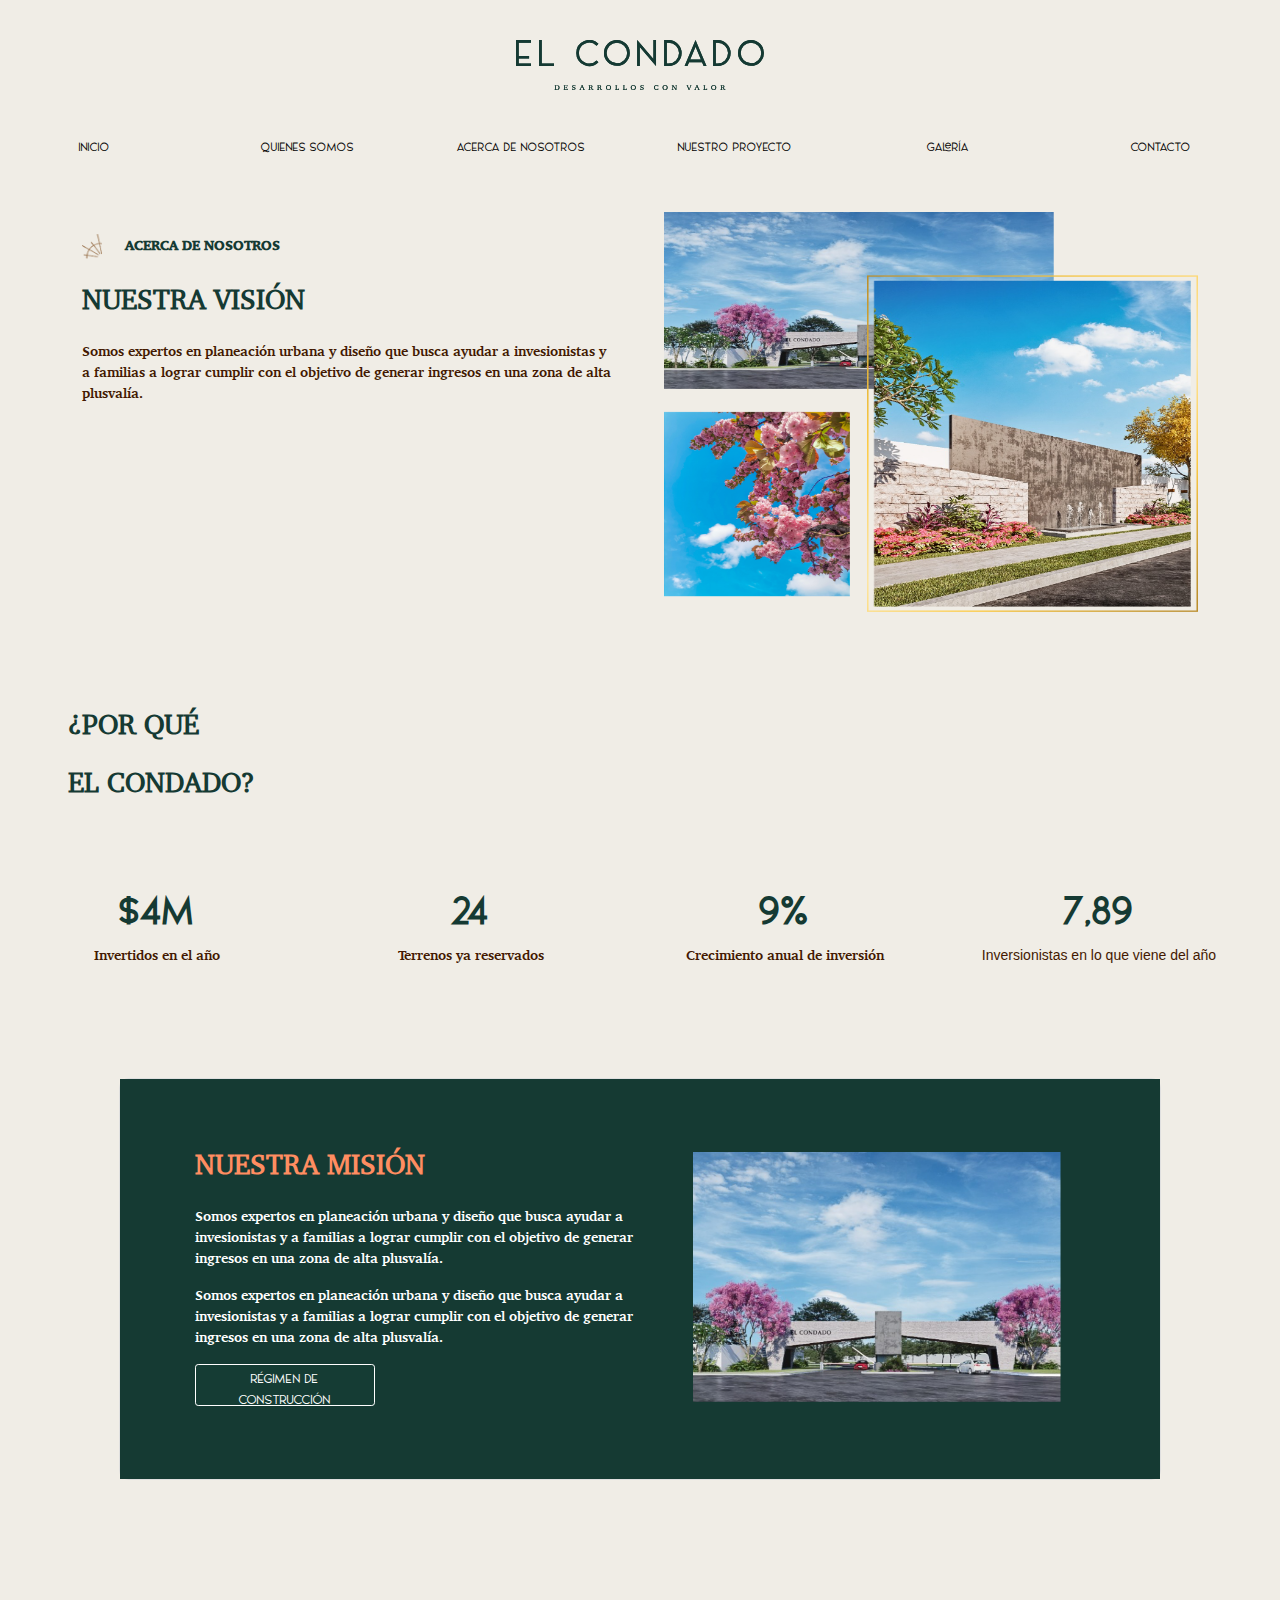
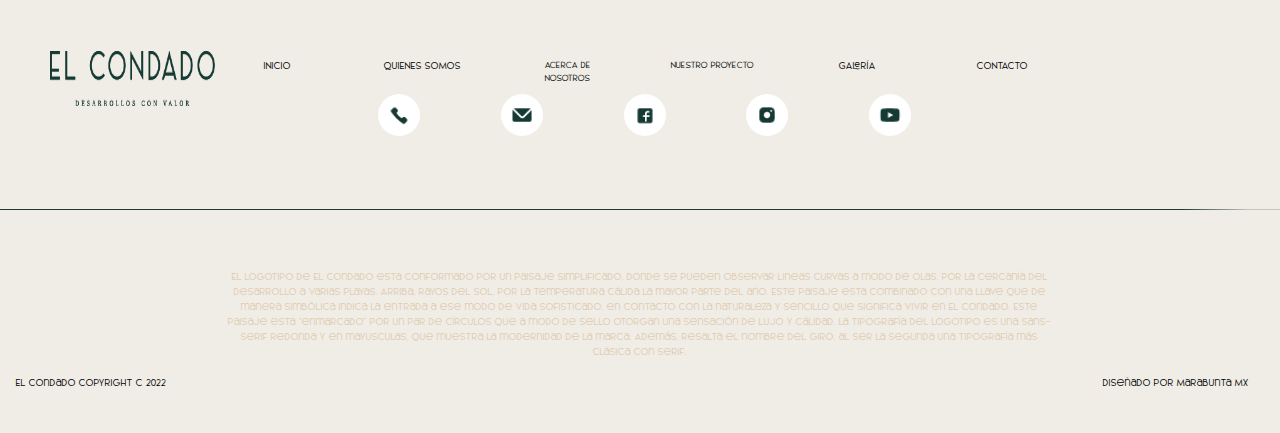
<file: acerdenosotros.html>
<!doctype html>
<html lang="en">
  <head>
    <!-- Required meta tags -->
    <meta charset="utf-8">
    <meta name="viewport" content="width=device-width, initial-scale=1">

    <!-- Bootstrap CSS -->
    <link href="https://cdn.jsdelivr.net/npm/bootstrap@5.0.2/dist/css/bootstrap.min.css" rel="stylesheet" integrity="sha384-EVSTQN3/azprG1Anm3QDgpJLIm9Nao0Yz1ztcQTwFspd3yD65VohhpuuCOmLASjC" crossorigin="anonymous">

    <title>EL CONDADO</title>
    <link rel="icon" type="image/x-icon" href="./img/Web/Assets/Web/Grupo 11.png">

      <!-- Customized Bootstrap Stylesheet -->
      <link href="css/bootstrap.min.css" rel="stylesheet">

      <!-- Template Stylesheet -->
      <link href="css/style.css" rel="stylesheet">
  </head>
  <body style="background-color:  #F0EDE6   !important; " >



      <!-- About Start -->
    <section>

        <div class=" col-12 ">


            <div class="row">
       <!-- Portfolio Section Heading-->
       <img   style="margin-bottom: 40px; margin-top: 40px;"  class="d-block mx-auto" src="./img/Web/Assets/SVG/Grupo 2.svg" alt="" width="150px" height="50px">
    
       <div style=" margin-bottom: 0px;"  class=" text-center mostrar0 row align-items-start">
       
        <div class="col col-lg-2">
            <a style=" font-size: 12px;  color: rgb(0, 0, 0);" class="nav-link js-scroll txstyle tdtxt " href="index.html">INICIO  </a>
        </div>
        <div class="col col-lg-2">
          <a  style=" font-size: 12px;  color: rgb(0, 0, 0);" class="nav-link js-scroll txstyle tdtxt " href="quiensomos.html">QUIENES SOMOS  </a>
        </div>
        <div class="col col-lg-2" >
            <a  style=" font-size: 12px;  color: rgb(0, 0, 0);" class="nav-link js-scroll txstyle tdtxt " href="acerdenosotros.html">ACERCA DE NOSOTROS </a>
        </div>
        <div class="col col-lg-2" >
            <a  style=" font-size: 12px; color: rgb(0, 0, 0); " class="nav-link js-scroll txstyle tdtxt " href="nuestroproyecto.html">NUESTRO PROYECTO</a>
          </div>
        
          <div class="col col-lg-2" >
                <a style=" font-size: 12px; color: rgb(0, 0, 0); " class="nav-link js-scroll txstyle tdtxt " href="galeria.html">GALERÍA </a>
          </div>
          <div class="col col-lg-2" >
            <a style=" font-size: 12px;  color: rgb(0, 0, 0);" class="nav-link js-scroll txstyle tdtxt " href="contacto.html">CONTACTO </a>
      </div>
      </div>
          
    
    
    
    </div>
    
    
    
        </div>

    </section>







      <!-- About Start -->
      <div class="container-xxl py-5">
        <div class="container">
            <div class="row g-5 align-items-center">
                
                <div style="margin-bottom: 170px;" class="col-lg-6 wow fadeInUp" >
                    <h6 class="mb-4 Chartersinbold " style="font-size: 14px; color: #153A33;"> <img style="margin-right: 19px;  " class="" src="img/Web/Assets/Web/Grupo 11.png" alt="" width="20px !important" height="25px!important"> ACERCA DE NOSOTROS</h6>
                    <h3 style="color: #153A33;" class="mb-4 charters">NUESTRA VISIÓN</h3>
                  <p style="font-size: 14px; color: #431901;" class="Chartersinbold">Somos expertos en planeación urbana y diseño que busca ayudar a invesionistas y a familias a lograr cumplir con el objetivo de generar ingresos en una zona de alta plusvalía.</p>
                 
                   
                    
                      
                   
                </div>
                <div class="col-lg-6   ">
                    <div class="row">
                        <img src="./img/Web/Assets/Web/Grupo 353.png" width="200" height="400" alt="">
                    </div>
                </div>
                
                
            </div>
        </div>
    </div>
    <!-- About End -->






           <!-- Testimonial on1 -->
           <div  class="container-xxl py-5">
            <div class="row">
                 <div style="margin-bottom: 67px;">
                    <h3 style="margin-left: 56px; color: #153A33;" class="mb-4 charters"> ¿POR QUÉ</h3>
                    <h3 style="margin-left: 56px; color: #153A33;" class="mb-4 charters"> EL CONDADO?</h3>
                 </div>
                <div   class=" form-group row">
                    <div class=" col-sm-3">
                       <h1 class="numbersqss text-center " >$4M</h1>
                       <p style="font-size: 14px ; color: #431901;" class=" text-center Chartersinbold " >Invertidos en el año</p>
                     
                      </div>
                  <div class="col-sm-3">
                   
                    <h1 class="numbersqss text-center " >24</h1>
                    <p style="font-size: 14px ; color: #431901;" class=" text-center Chartersinbold" >Terrenos ya reservados</p>
 
                  </div>
                  <div class="col-sm-3">
                    <h1 class="numbersqss text-center ">9%</h1>
                    <p style="font-size: 14px ; color: #431901;" class=" text-center Chartersinbold "  >Crecimiento anual de inversión</p>
                  
                    
                  
                  </div>

                  <div class="col-sm-3">
                    <h1 class="numbersqss text-center ">7,89</h1>
                    <p  style="font-size: 14px ; color: #431901;" class=" text-center ">Inversionistas en lo que viene del año</p>
                  
                    
                  
                  </div>
                </div>
              </div>
        </div>






     <!-- Testimonial on1 -->
     <div style=" margin-bottom: 123px; "  class="container-xxl py-5">
        <div class="row">
            <div class="col-sm-1">
              
              </div>
            <div  class="col-sm-10">
              <div class="card">
                <div style="height: 400px; background-color: #153A33;" class="card-body">

                    <div style="margin-top: 5px; margin-left: 35px;" class="row g-5 align-items-center">
                
                        <div class="col-lg-6 wow fadeInUp" >
                           
                            <h3 style="color: #FF8D61;" class="  mb-4 charters">NUESTRA MISIÓN</h1>
                          <p style="color: #ffffff; font-size: 14px;" class=" Chartersinbold">Somos expertos en planeación urbana y diseño que busca ayudar a invesionistas y a familias a lograr cumplir con el objetivo de generar ingresos en una zona de alta plusvalía.</p>
                          <p style="color: #ffffff; font-size: 14px;" class=" Chartersinbold">Somos expertos en planeación urbana y diseño que busca ayudar a invesionistas y a familias a lograr cumplir con el objetivo de generar ingresos en una zona de alta plusvalía.</p>
                         
                          <button  style="width: 180px ; height: 42px;  margin-left: 0px; border-color: #ffffff;" type="button" class="btn btn-primary btn-sm tdtxts">
                           <a style="font-size: 13px; color: white;"  href="./nuestroproyecto.html">RÉGIMEN DE CONSTRUCCIÓN</a>
                          </button>
                        
                            
                              
                           
                        </div>
                        <div class="col-lg-5   ">
                            <div class="row">
                                <img style="" src="./img/Web/Assets/Web/Grupo -1.png" width="200" height="250" alt="">
                            </div>
                        </div>

                        <div class="col-lg-1   ">
                            <div class="row">
                               
                            </div>
                        </div>
                        
                        
                    </div>
                 
                


                
                 
                </div>
              </div>
            </div>
            <div class="col-sm-1">
               
              </div>
           
          </div>
    </div>











         <!-- two -->
        
         <div>
            <div class="row"
            >
           <!-- Portfolio Section Heading-->
    
    
          
           <div  class=" col-lg-2  ">
           
            <img style="margin-left: 50px;" class="" src="./img/Web/Assets/Web/Grupo 2.png" alt="" width="165px !important" height=" 55px !important">
    
           </div>
           <div  class=" col-lg-8  ">
            <div   class=" text-center mostrar0 row align-items-start">
           
                <div class="col col-lg-2">
                    <a style=" font-size: 10px;  color: rgb(0, 0, 0);" class="nav-link js-scroll txstyle tdtxt " href="index.html">INICIO  </a>
                </div>
                <div class="col col-lg-2">
                    <a style=" font-size: 10px;  color: rgb(0, 0, 0);" class="nav-link js-scroll txstyle tdtxt " href="quiensomos.html">QUIENES SOMOS  </a>
                </div>
                <div class="col col-lg-2" >
                    <a  style=" font-size: 9px;  color: rgb(0, 0, 0);" class="nav-link js-scroll txstyle tdtxt " href="acerdenosotros.html">ACERCA DE NOSOTROS </a>
                </div>
                <div class="col col-lg-2" >
                    <a  style=" font-size: 9px; color: rgb(0, 0, 0); " class="nav-link js-scroll txstyle tdtxt " href="nuestroproyecto.html">NUESTRO PROYECTO</a>
                  </div>
                
                  <div class="col col-lg-2" >
                        <a style=" font-size: 10px; color: rgb(0, 0, 0); " class="nav-link js-scroll txstyle tdtxt " href="galeria.html">GALERÍA </a>
                  </div>
                  <div class="col col-lg-2" >
                    <a style=" font-size: 10px;  color: rgb(0, 0, 0);" class="nav-link js-scroll txstyle tdtxt " href="contacto.html">CONTACTO </a>
              </div>
    
    
    
              </div>
    
    
              <div style="margin-left: 120px;" class=" text-center mostrar0 row align-items-start">
       
                <div class="col col-lg-2">
                  <img class="" src="img/Grupo01.png" alt="" width="42px !important" height=" 42px !important">
              </div>
                <div class="col col-lg-2">
                  <img class="" src="img/Grupo02.png" alt="" width="42px !important" height=" 42px !important">
              </div>
                <div class="col col-lg-2" >
                  <a href="https://www.facebook.com/elcondadoyucatan">
                    <img  class="" src="img/Grupo3.png" alt="" width="42px !important" height=" 42px !important">
                  </a>
                  
                </div>
                <div class="col col-lg-2" >
                  <a href="https://instagram.com/elcondadoyucatan?igshid=YmMyMTA2M2Y=">
                    <img  class="" src="img/Grupo 04.png" alt="" width="42px !important" height=" 42px !important">
                  </a>
                    
                  </div>
                  
                
                  <div class="col col-lg-2" >
                    <a href="https://www.youtube.com/channel/UCTkLDLXuJxmcx56ncDOboEA">
                      <img  class="" src="img/Grupo05.png" alt="" width="42px !important" height=" 42px !important">
                    </a>
                 
                  </div>
           
              </div>
    
            
                  
    
           </div>
    
          
           <div  class=" col-lg-2  ">
            
                  
    
           </div>
    
        
    
    
    
    </div>
               
           </div>



       
    
    
    
    
    
       <!-- fart -->
      <!-- fart -->

      <section  style="margin-top: 73px ;" >
        <img  style="margin-left: 0px; margin-bottom: 52px;" width="100%" height="1px" src="./img/Web/Assets/Web/Grupo 314.png" alt="">
        <div>
            <div class="row"
            >
           <!-- Portfolio Section Heading-->
    
    
          
        

           <div  class=" col-lg-2  ">
           

           </div>

           <div  class=" col-lg-8  ">
            <div   class=" text-center mostrar0 row align-items-start">
           
              
                    <a style=" font-size: 10px;  color:#E0CBB0;" class="nav-link js-scroll txstyle tdtxt " href="./Lienaselladores.html">El logotipo de El Condado esta conformado por un paisaje simplificado, donde se pueden observar lineas curvas a modo de olas, por la cercanía del desarrollo a varias playas. Arriba, rayos del sol, por la temperatura cálida la mayor parte del año. Este paisaje esta combinado con una llave que de manera simbólica indica la entrada a ese modo de vida sofisticado, en contacto con la naturaleza y sencillo que significa vivir en El Condado. Este paisaje esta “enmarcado” por un par de círculos que a modo de sello otorgan una sensación de lujo y cálidad. La tipografía del logotipo es una sans-serif redonda y en mayusculas, que muestra la modernidad de la marca. Además, resalta el nombre del giro, al ser la segunda una tipografía más clásica con serif.  </a>

    
              </div>

           </div>
           <div  class=" col-lg-2  ">
            

           </div>
    
          
           
    
        
    
    
    
    </div>
            
         </div>
       </section>



       <div style="margin-bottom: 34px;">
        <div class="row"
        >
       <!-- Portfolio Section Heading-->

     
        <div  class=" col-lg-2  ">
            <a style=" font-size: 10px;  color: rgb(0, 0, 0);" class="nav-link js-scroll txstyle tdtxt " href="./Lienaselladores.html"> El Condado Copyright C 2022 </a>
    
           </div>
    
           <div  class=" col-lg-8  ">
            <div   class=" text-center mostrar0 row align-items-start">
           
              
                <a style=" font-size: 10px;  color: rgb(0, 0, 0);" class="nav-link js-scroll txstyle tdtxt " href="./Lienaselladores.html">  </a>
    
    
              </div>
    
           </div>
           <div  class=" col-lg-2  ">
            <a style=" font-size: 10px;  color: rgb(0, 0, 0);" class="nav-link js-scroll txstyle tdtxt " href="./Lienaselladores.html">Diseñado por Marabunta Mx  </a>
    
           </div>
      

</div>
           
       </div>
    
   
    

    <!-- Optional JavaScript; choose one of the two! -->

    <!-- Option 1: Bootstrap Bundle with Popper -->
    <script src="https://cdn.jsdelivr.net/npm/bootstrap@5.0.2/dist/js/bootstrap.bundle.min.js" integrity="sha384-MrcW6ZMFYlzcLA8Nl+NtUVF0sA7MsXsP1UyJoMp4YLEuNSfAP+JcXn/tWtIaxVXM" crossorigin="anonymous"></script>

    <!-- Option 2: Separate Popper and Bootstrap JS -->
    <!--
    <script src="https://cdn.jsdelivr.net/npm/@popperjs/core@2.9.2/dist/umd/popper.min.js" integrity="sha384-IQsoLXl5PILFhosVNubq5LC7Qb9DXgDA9i+tQ8Zj3iwWAwPtgFTxbJ8NT4GN1R8p" crossorigin="anonymous"></script>
    <script src="https://cdn.jsdelivr.net/npm/bootstrap@5.0.2/dist/js/bootstrap.min.js" integrity="sha384-cVKIPhGWiC2Al4u+LWgxfKTRIcfu0JTxR+EQDz/bgldoEyl4H0zUF0QKbrJ0EcQF" crossorigin="anonymous"></script>
    -->
  </body>
</html>
</file>
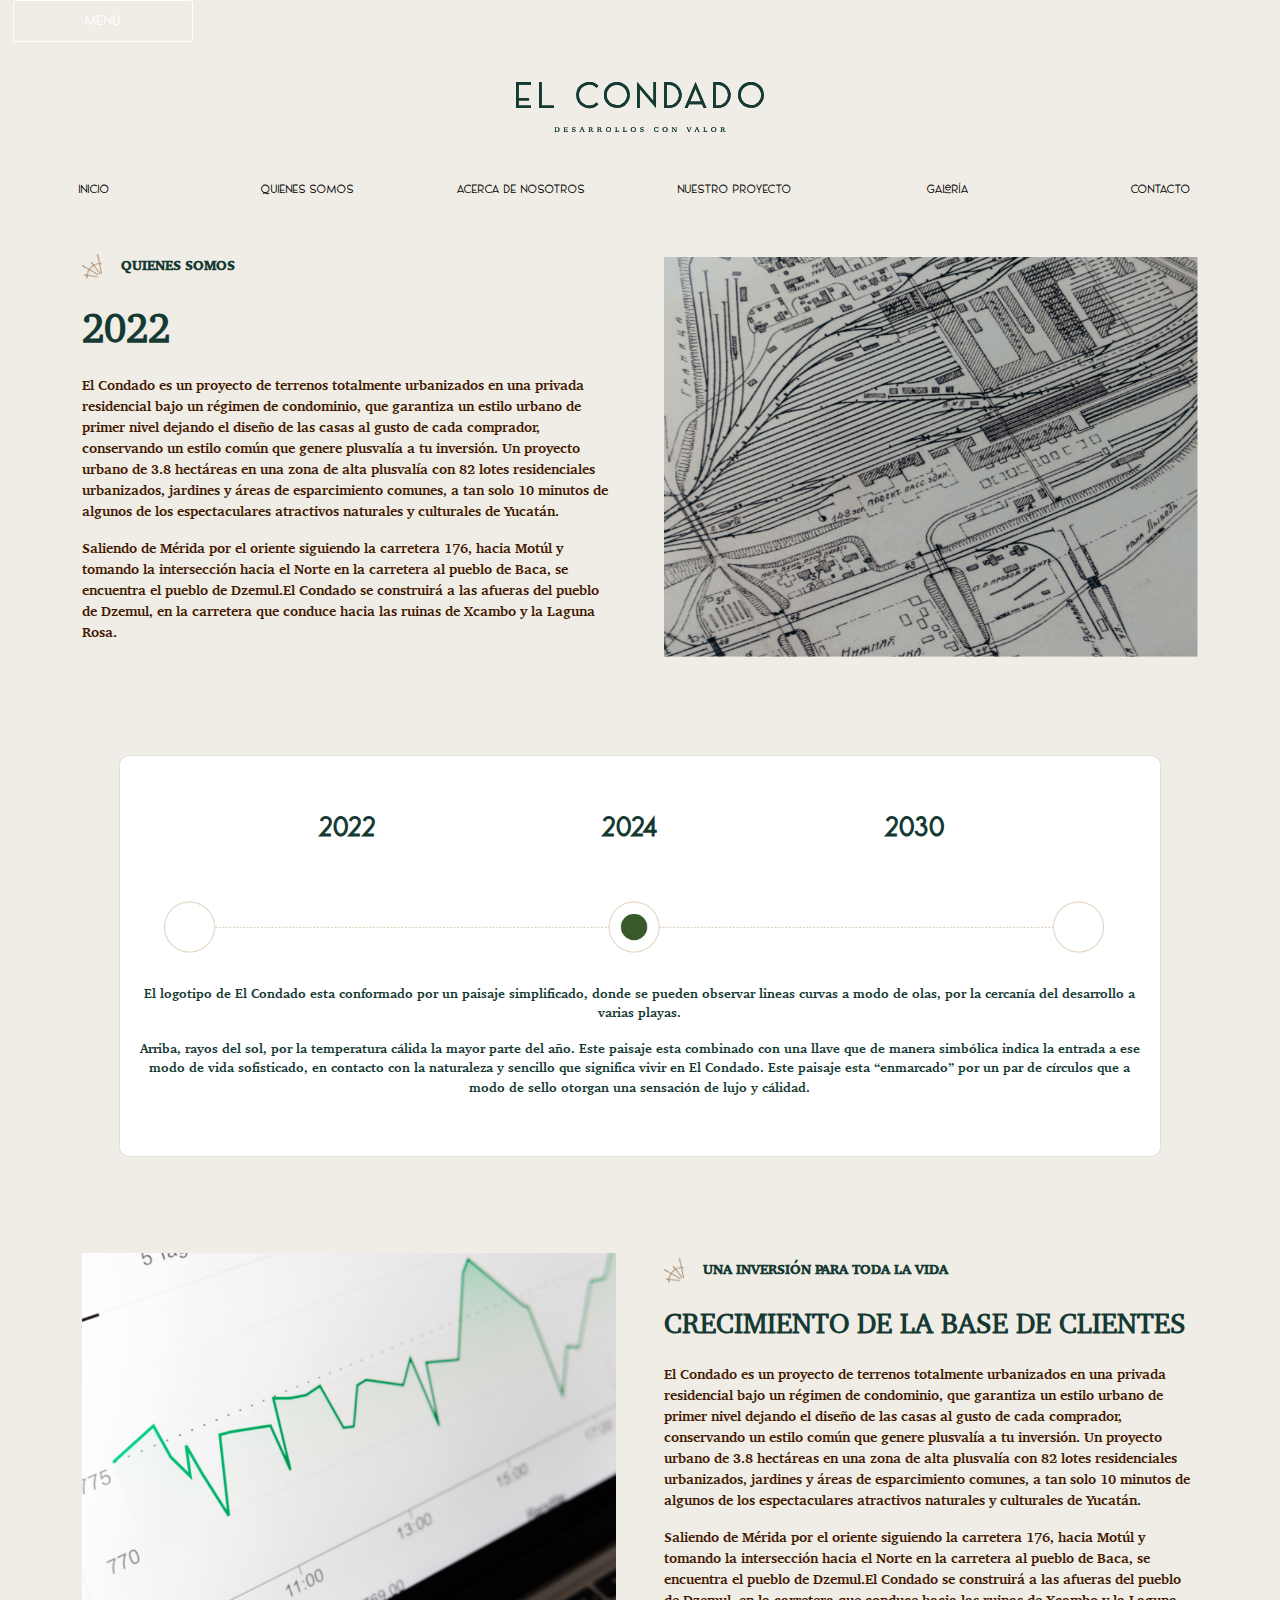
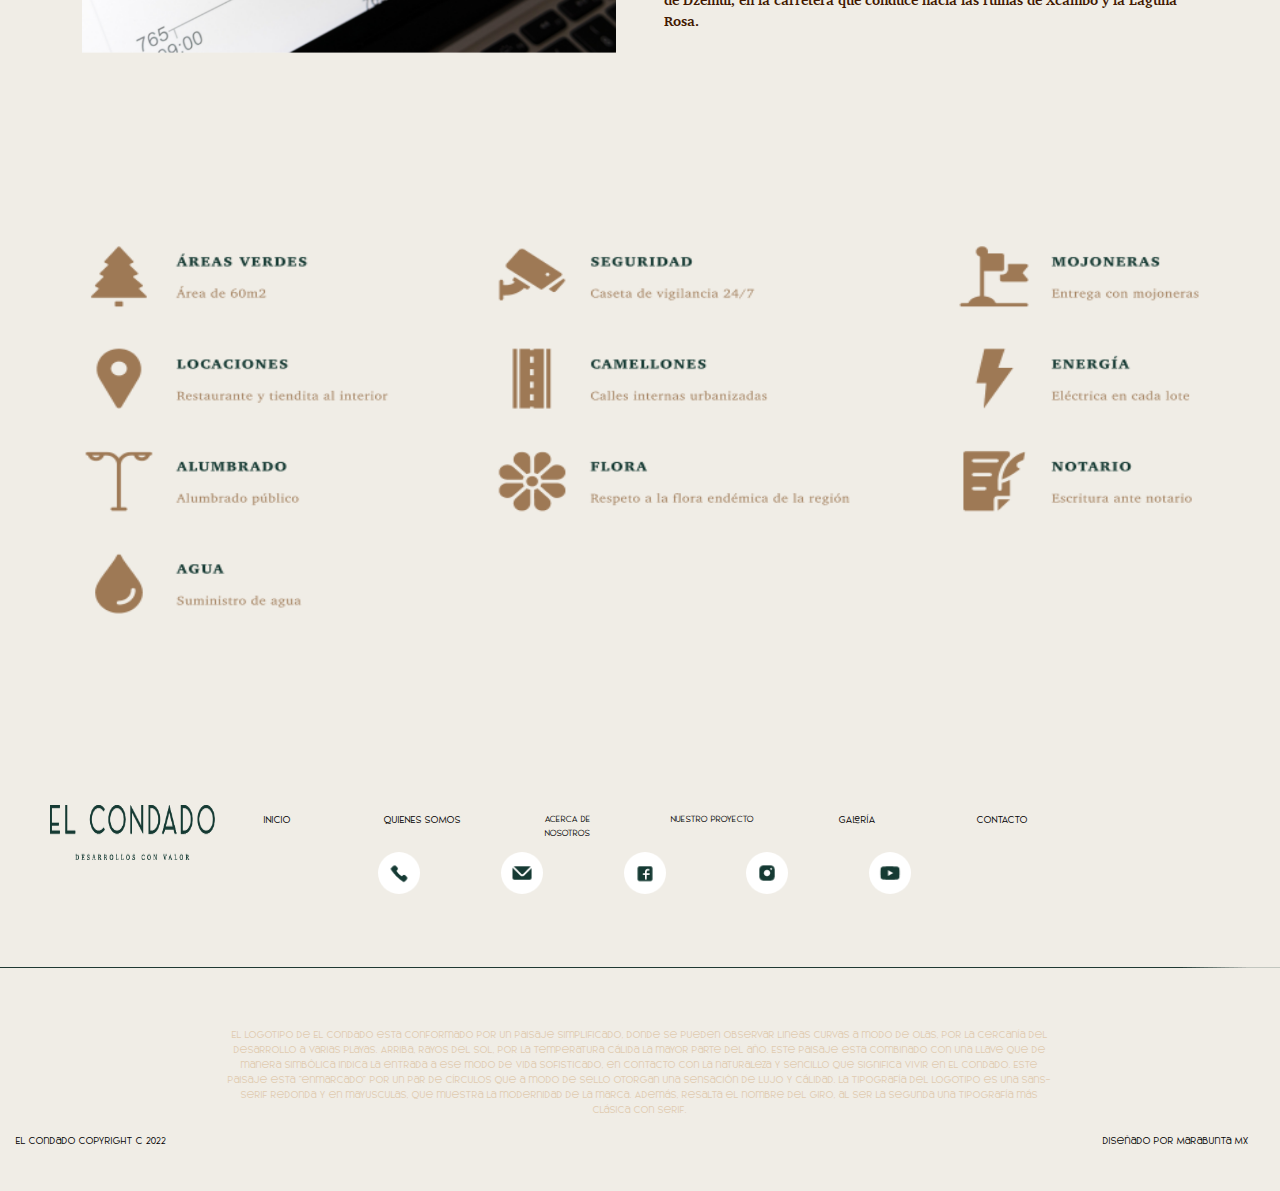
<file: quiensomos.html>
<!doctype html>
<html lang="en">
  <head>
    <!-- Required meta tags -->
    <meta charset="utf-8">
    <meta name="viewport" content="width=device-width, initial-scale=1">

    <!-- Bootstrap CSS -->
    <link href="https://cdn.jsdelivr.net/npm/bootstrap@5.0.2/dist/css/bootstrap.min.css" rel="stylesheet" integrity="sha384-EVSTQN3/azprG1Anm3QDgpJLIm9Nao0Yz1ztcQTwFspd3yD65VohhpuuCOmLASjC" crossorigin="anonymous">

    <title>EL CONDADO</title>
    
    <link rel="icon" type="image/x-icon" href="./img/Web/Assets/Web/Grupo 11.png">

     <!-- Customized Bootstrap Stylesheet -->
     <link href="css/bootstrap.min.css" rel="stylesheet">

     <!-- Template Stylesheet -->
     <link href="css/style.css" rel="stylesheet">
  </head>
  <body style="background-color:  #F0EDE6   !important; " >



      <!-- About Start -->
    <section>

        <div class=" col-12 ">


            <div class="row">
       <!-- Portfolio Section Heading-->
       <button  style="background: transparent; color: white; border-color: white !important;"  type="button" class="btn btn-secondary btn-sm tdtxts botonpi center-block">MENU</button>
       <img   style="margin-bottom: 40px; margin-top: 40px;"  class="d-block mx-auto" src="./img/Web/Assets/SVG/Grupo 2.svg" alt="" width="150px" height="50px">
    
       <div style=" margin-bottom: 0px;"  class=" text-center mostrar0 row align-items-start mvheading">
       
        <div class="col col-lg-2">
            <a style=" font-size: 12px;  color: rgb(0, 0, 0);" class="nav-link js-scroll txstyle tdtxt " href="index.html">INICIO  </a>
        </div>
        <div class="col col-lg-2">
            <a  style=" font-size: 12px;  color: rgb(0, 0, 0);" class="nav-link js-scroll txstyle tdtxt " href="quiensomos.html">QUIENES SOMOS  </a>
        </div>
        <div class="col col-lg-2" >
            <a  style=" font-size: 12px;  color: rgb(0, 0, 0);" class="nav-link js-scroll txstyle tdtxt " href="acerdenosotros.html">ACERCA DE NOSOTROS </a>
        </div>
        <div class="col col-lg-2" >
            <a  style=" font-size: 12px; color: rgb(0, 0, 0); " class="nav-link js-scroll txstyle tdtxt " href="nuestroproyecto.html">NUESTRO PROYECTO</a>
          </div>
        
          <div class="col col-lg-2" >
                <a style=" font-size: 12px; color: rgb(0, 0, 0); " class="nav-link js-scroll txstyle tdtxt " href="galeria.html">GALERÍA </a>
          </div>
          <div class="col col-lg-2" >
            <a style=" font-size: 12px;  color: rgb(0, 0, 0);" class="nav-link js-scroll txstyle tdtxt " href="contacto.html">CONTACTO </a>
      </div>
      </div>
          
    
    
    
    </div>
    
    
    
        </div>

    </section>







      <!-- About Start -->
      <div class="container-xxl py-5">
        <div class="container">
            <div class="row g-5 align-items-center">
                
                <div class="col-lg-6 wow fadeInUp" >
                    <h3 style="font-size: 14px ; color: #153A33;" class="mb-4 Chartersinbold"> <img style="margin-right: 19px;" class="" src="img/Web/Assets/Web/Grupo 11.png" alt="" width="20px !important" height="25px!important">QUIENES SOMOS</h3>
                    <h1 style="color: #153A33;" class="mb-4 charters "> 2022</h1>
                  <p style="color: #431901; font-size: 14px" class="Chartersinbold">El Condado es un proyecto de terrenos totalmente urbanizados en una privada residencial bajo un régimen de condominio, que garantiza un estilo urbano de primer nivel dejando el diseño de las casas al gusto de cada comprador, conservando un estilo común que genere plusvalía a tu inversión. Un proyecto urbano de 3.8 hectáreas en una zona de alta plusvalía con 82 lotes residenciales urbanizados, jardines y áreas de esparcimiento comunes, a tan solo 10 minutos de algunos de los espectaculares atractivos naturales y culturales de Yucatán. </p>
                  <p style="color: #431901; font-size: 14px" class="Chartersinbold">Saliendo de Mérida por el oriente siguiendo la carretera 176, hacia Motúl y tomando la intersección hacia el Norte en la carretera al pueblo de Baca, se encuentra el pueblo de Dzemul.El Condado se construirá a las afueras del pueblo de Dzemul, en la carretera que conduce hacia las ruinas de Xcambo y la Laguna Rosa.</p>
                 
                   
                    
                      
                   
                </div>
                <div class="col-lg-6   ">
                    <div class="row">
                        <img src="./img/Web/Assets/Web/Grupo 12.png" width="200" height="400" alt="">
                    </div>
                </div>
                
                
            </div>
        </div>
    </div>
    <!-- About End -->






           <!-- Testimonial on1 -->
           <div  class="container-xxl py-5">
            <div class="row">
                <div class="col-sm-1">
                  
                  </div>
                <div  class="col-sm-10">
                  <div class="card">
                    <div style="height: 400px;" class="card-body">
                     
                      <form style="margin-top: 40px; margin-left: 183px; margin-bottom: 10px;">
                       
                        <div  class=" form-group row">
                            <div class=" col-sm-4">
                               <h1 class="numbersqs">2022</h1>
                             
                              </div>
                          <div class="col-sm-4">
                           
                            <h1   class="numbersqs" >2024</h1>
         
                          </div>
                          <div class="col-sm-4">
                            <h1   class="numbersqs">2030</h1>
                          
                            
                          
                          </div>
                        </div>
                      </form>

                      <img style="height: 120px;" src="./img/Web/Captura de pantalla 2022-04-27 115549.png" alt="">


                      <p style="font-size: 13px !important;  color: #153A33 ;" class=" text-center Chartersinbold">El logotipo de El Condado esta conformado por un paisaje simplificado, donde se pueden observar lineas curvas a modo de olas, por la cercanía del desarrollo a varias playas. </p>
                      <p style="font-size: 13px !important;  color: #153A33 ;" class=" text-center Chartersinbold">Arriba, rayos del sol, por la temperatura cálida la mayor parte del año. Este paisaje esta combinado con una llave que de manera simbólica indica la entrada a ese modo de vida sofisticado, en contacto con la naturaleza y sencillo que significa vivir en El Condado. Este paisaje esta “enmarcado” por un par de círculos que a modo de sello otorgan una sensación de lujo y cálidad.</p>

                     
                      
                     
                    </div>
                  </div>
                </div>
                <div class="col-sm-1">
                   
                  </div>
               
              </div>
        </div>






       <!-- About Start -->
       <div style="margin-bottom: 50px;" class="container-xxl py-5">
        <div class="container">
            <div class="row g-5 align-items-center">
                <div class="col-lg-6   ">
                    <div class="row">
                        <img src="./img/Web/Assets/Web/Grupo 346.png" width="200" height="400" alt="">
                    </div>
                </div>
                <div class="col-lg-6 wow fadeInUp" >
                    <h5 style="font-size: 14px; color: #153A33;" class="mb-4 Chartersinbold"> <img style="margin-right: 19px;" class="" src="img/Web/Assets/Web/Grupo 11.png" alt="" width="20px !important" height="25px!important">UNA INVERSIÓN PARA TODA LA VIDA</h5>
                    <h3 style="color: #153A33;" class="mb-4 charters">CRECIMIENTO DE LA BASE DE CLIENTES</h3>
                  <p style="font-size: 14px; color: #431901;" class="Chartersinbold" >El Condado es un proyecto de terrenos totalmente urbanizados en una privada residencial bajo un régimen de condominio, que garantiza un estilo urbano de primer nivel dejando el diseño de las casas al gusto de cada comprador, conservando un estilo común que genere plusvalía a tu inversión. Un proyecto urbano de 3.8 hectáreas en una zona de alta plusvalía con 82 lotes residenciales urbanizados, jardines y áreas de esparcimiento comunes, a tan solo 10 minutos de algunos de los espectaculares atractivos naturales y culturales de Yucatán.</p>
                  <p style="font-size: 14px; color: #431901; " class="Chartersinbold" > Saliendo de Mérida por el oriente siguiendo la carretera 176, hacia Motúl y tomando la intersección hacia el Norte en la carretera al pueblo de Baca, se encuentra el pueblo de Dzemul.El Condado se construirá a las afueras del pueblo de Dzemul, en la carretera que conduce hacia las ruinas de Xcambo y la Laguna Rosa.</p>
                   
                    
                      
                   
                </div>
               
                
                
            </div>
        </div>
    </div>

      <!-- Carousel Start -->
  <div  class="container-fluid p-0 mb-1">

    <img style="width: 100%; height:500px; margin-bottom: 150px;"  src="./img/Web/sasa.png" alt="">
  </div>
  










      
        
        <!-- two -->
        <div>
          <div class="row"
          >
         <!-- Portfolio Section Heading-->
  
  
         <div  class=" col-lg-2  ">
         
          <img style="margin-left: 50px;" class="" src="./img/Web/Assets/Web/Grupo 2.png" alt="" width="165px !important" height=" 55px !important">
  
         </div>
         <div  class=" col-lg-8  ">
          <div   class=" text-center mostrar0 row align-items-start">
         
              <div class="col col-lg-2">
                  <a style=" font-size: 10px;  color: rgb(0, 0, 0);" class="nav-link js-scroll txstyle tdtxt " href="./Lienaselladores.html">INICIO  </a>
              </div>
              <div class="col col-lg-2">
                  <p   style=" font-size: 10px; color: rgb(0, 0, 0); " class="nav-link js-scroll txstyle tdtxt "  href="./LineaPinturaTraf.html">QUIENES SOMOS </p>
              </div>
              <div class="col col-lg-2" >
                  <a  style=" font-size: 9px;  color: rgb(0, 0, 0);" class="nav-link js-scroll txstyle tdtxt " href="./Productos.html">ACERCA DE NOSOTROS </a>
              </div>
              <div class="col col-lg-2" >
                  <a  style=" font-size: 9px; color: rgb(0, 0, 0); " class="nav-link js-scroll txstyle tdtxt " href="./LIneaPegamentos.html">NUESTRO PROYECTO</a>
                </div>
              
                <div class="col col-lg-2" >
                      <a style=" font-size: 10px; color: rgb(0, 0, 0); " class="nav-link js-scroll txstyle tdtxt " href="./LineaImperm.html">GALERÍA </a>
                </div>
                <div class="col col-lg-2" >
                  <a style=" font-size: 10px;  color: rgb(0, 0, 0);" class="nav-link js-scroll txstyle tdtxt " href="./LineaImperm.html">CONTACTO </a>
            </div>
  
  
  
            </div>
  
  
            <div style="margin-left: 120px;" class=" text-center mostrar0 row align-items-start">
       
              <div class="col col-lg-2">
                <img class="" src="img/Grupo01.png" alt="" width="42px !important" height=" 42px !important">
            </div>
              <div class="col col-lg-2">
                <img class="" src="img/Grupo02.png" alt="" width="42px !important" height=" 42px !important">
            </div>
              <div class="col col-lg-2" >
                <a href="https://www.facebook.com/elcondadoyucatan">
                  <img  class="" src="img/Grupo3.png" alt="" width="42px !important" height=" 42px !important">
                </a>
                
              </div>
              <div class="col col-lg-2" >
                <a href="https://instagram.com/elcondadoyucatan?igshid=YmMyMTA2M2Y=">
                  <img  class="" src="img/Grupo 04.png" alt="" width="42px !important" height=" 42px !important">
                </a>
                  
                </div>
                
              
                <div class="col col-lg-2" >
                  <a href="https://www.youtube.com/channel/UCTkLDLXuJxmcx56ncDOboEA">
                    <img  class="" src="img/Grupo05.png" alt="" width="42px !important" height=" 42px !important">
                  </a>
               
                </div>
         
            </div>
  
          
                
  
         </div>
  
        
         <div  class=" col-lg-2  ">
          
                
  
         </div>
  
      
  
  
  
  </div>
             
         </div>
  
  
  
  
  
     <!-- fart -->
  
         <!-- fart -->

         <section  style="margin-top: 73px ;" >
          <img  style="margin-left: 0px; margin-bottom: 52px;" width="100%" height="1px" src="./img/Web/Assets/Web/Grupo 314.png" alt="">
          <div>
              <div class="row"
              >
             <!-- Portfolio Section Heading-->
      
      
            
          
  
             <div  class=" col-lg-2  ">
             
  
             </div>
  
             <div  class=" col-lg-8  ">
              <div   class=" text-center mostrar0 row align-items-start">
             
                
                      <a style=" font-size: 10px;  color:#E0CBB0;" class="nav-link js-scroll txstyle tdtxt " href="./Lienaselladores.html">El logotipo de El Condado esta conformado por un paisaje simplificado, donde se pueden observar lineas curvas a modo de olas, por la cercanía del desarrollo a varias playas. Arriba, rayos del sol, por la temperatura cálida la mayor parte del año. Este paisaje esta combinado con una llave que de manera simbólica indica la entrada a ese modo de vida sofisticado, en contacto con la naturaleza y sencillo que significa vivir en El Condado. Este paisaje esta “enmarcado” por un par de círculos que a modo de sello otorgan una sensación de lujo y cálidad. La tipografía del logotipo es una sans-serif redonda y en mayusculas, que muestra la modernidad de la marca. Además, resalta el nombre del giro, al ser la segunda una tipografía más clásica con serif.  </a>
  
      
                </div>
  
             </div>
             <div  class=" col-lg-2  ">
              
  
             </div>
      
            
             
      
          
      
      
      
      </div>
              
           </div>
         </section>
  
  
  
         <div style="margin-bottom: 34px;">
          <div class="row"
          >
         <!-- Portfolio Section Heading-->
  
       
          <div  class=" col-lg-2  ">
              <a style=" font-size: 10px;  color: rgb(0, 0, 0);" class="nav-link js-scroll txstyle tdtxt " href="./Lienaselladores.html"> El Condado Copyright C 2022 </a>
      
             </div>
      
             <div  class=" col-lg-8  ">
              <div   class=" text-center mostrar0 row align-items-start">
             
                
                  <a style=" font-size: 10px;  color: rgb(0, 0, 0);" class="nav-link js-scroll txstyle tdtxt " href="./Lienaselladores.html">  </a>
      
      
                </div>
      
             </div>
             <div  class=" col-lg-2  ">
              <a style=" font-size: 10px;  color: rgb(0, 0, 0);" class="nav-link js-scroll txstyle tdtxt " href="./Lienaselladores.html">Diseñado por Marabunta Mx  </a>
      
             </div>
        
  
  </div>
             
         </div>
  
          </div>
          <!-- Footer End -->
  
  
         </div>
  
   
    

    <!-- Optional JavaScript; choose one of the two! -->

    <!-- Option 1: Bootstrap Bundle with Popper -->
    <script src="https://cdn.jsdelivr.net/npm/bootstrap@5.0.2/dist/js/bootstrap.bundle.min.js" integrity="sha384-MrcW6ZMFYlzcLA8Nl+NtUVF0sA7MsXsP1UyJoMp4YLEuNSfAP+JcXn/tWtIaxVXM" crossorigin="anonymous"></script>

    <!-- Option 2: Separate Popper and Bootstrap JS -->
    <!--
    <script src="https://cdn.jsdelivr.net/npm/@popperjs/core@2.9.2/dist/umd/popper.min.js" integrity="sha384-IQsoLXl5PILFhosVNubq5LC7Qb9DXgDA9i+tQ8Zj3iwWAwPtgFTxbJ8NT4GN1R8p" crossorigin="anonymous"></script>
    <script src="https://cdn.jsdelivr.net/npm/bootstrap@5.0.2/dist/js/bootstrap.min.js" integrity="sha384-cVKIPhGWiC2Al4u+LWgxfKTRIcfu0JTxR+EQDz/bgldoEyl4H0zUF0QKbrJ0EcQF" crossorigin="anonymous"></script>
    -->
  </body>
</html>
</file>
<file: css/style.css>
/********** Template CSS **********/
:root {
    --primary: #dddddd;
    --light: #FFF5F3;
    --dark: #103741;




    --unnamed-color-f0ede6: #F0EDE6;
--unnamed-color-ff8d61: #FF8D61;
--unnamed-color-da4d3c: #DA4D3C;
--unnamed-color-f4e652: #F4E652;
--unnamed-color-191d2200: #191D2200;
--unnamed-color-b1beb2: #B1BEB2;
--unnamed-color-dfb0ca: #DFB0CA;
--unnamed-color-db708b: #DB708B;
--unnamed-color-c9376c: #C9376C;
--unnamed-color-902e11: #902E11;
--unnamed-color-ffffff: #FFFFFF;
--unnamed-color-80ab59: #80AB59;
--unnamed-color-38592c: #38592C;
--unnamed-color-e0cbb0: #E0CBB0;
--unnamed-color-431901: #431901;
--unnamed-color-153a33: #153A33;
--unnamed-color-9e7955: #9E7955;
--unnamed-color-707070: #707070;



}


@font-face {
    font-family: 'LePORSCHE';
    src: url('./AL_LePORSCHE_PersonalUseOnly.ttf') format('truetype');
    
  }

  @font-face {
    font-family: 'CharterBoldBT';
    src: url('./CharterBoldBT.ttf') format('truetype');
    
  }


  @font-face {
    font-family: 'Charter';
    src: url('./charter_bt_roman.ttf') format('truetype');
    
  }

.numbersqs{
    font-size: 28px !important;
     color: var(--unnamed-color-153a33) !important;
     font-family: "LePORSCHE" !important;
}

.numbersqss{
    font-size: 39px !important;
     color: var(--unnamed-color-153a33) !important;
     font-family: "LePORSCHE" !important;
}


.tdtxt{
    font-family: "LePORSCHE" !important;
    font-size: 12px;  color: white
}

.tdtxts{
    font-family: "LePORSCHE" !important;
    
}

.charter{
    font-family: "CharterBoldBT" !important;
   
}


.charters{
    font-family: 'Charter';
    
}

.chartersd{
    font-family: 'Charter';
    
}




.Chartersinbold{
 

    font-family: "CharterBoldBT" !important;
}

.imgnp{

width: 550px ;
height: 500px;

margin: 30px;

    
}


.botonpd{

    width: 180px ; 
    height: 42px;  
    margin-left: 17px


}

.textprimera{
    font-size: 16px;
}


.botonpi{

    width: 180px ; 
    height: 42px;
    margin-left: 25px; 
    background-color: #F0EDE6   ;
     color: black;
}





.back-to-top {
    position: fixed;
    display: none;
    right: 45px;
    bottom: 45px;
    z-index: 99;
}


/*** Spinner ***/
#spinner {
    opacity: 0;
    visibility: hidden;
    transition: opacity .5s ease-out, visibility 0s linear .5s;
    z-index: 99999;
}

#spinner.show {
    transition: opacity .5s ease-out, visibility 0s linear 0s;
    visibility: visible;
    opacity: 1;
}

.imgklm{

    background-image: url("../img/Enmascarar\ grupo\ 1.png") !important;
    background-repeat: no-repeat !important;
}

.imgklms{

    background-image: url("../img/Enmascarar\ grupo\ 1.png") !important;
    background-repeat: no-repeat !important;
}


/*** Button ***/
.btn {
    font-weight: 500;
    transition: .5s;
}

.btn.btn-primary {
    color:  #ffffff  ;
}

.btn-square {
    width: 38px;
    height: 38px;
}

.btn-sm-square {
    width: 32px;
    height: 32px;
}

.btn-lg-square {
    width: 48px;
    height: 48px;
}

.btn-square,
.btn-sm-square,
.btn-lg-square {
    padding: 0;
    display: flex;
    align-items: center;
    justify-content: center;
    font-weight: normal;
    border-radius: 50px;
}


/*** Heading ***/
h1,
h2,
h3,
h4,
.h1,
.h2,
.h3,
.h4,
.display-1,
.display-2,
.display-3,
.display-4,
.display-5,
.display-6 {
    
    font-weight: 700;
}

h5,
h6,
.h5,
.h6 {
    font-weight: 600;
}

.font-secondary {
    font-family: 'Lobster Two', cursive;
}


/*** Navbar ***/
.navbar .navbar-nav .nav-link {
    padding: 30px 15px;
    color: var(--dark);
    font-weight: 500;
    outline: none;
}

.navbar .navbar-nav .nav-link:hover,
.navbar .navbar-nav .nav-link.active {
    color: var(--primary);
}

.navbar.sticky-top {
    top: -100px;
    transition: .5s;
}

.navbar .dropdown-toggle::after {
    border: none;
    content: "\f107";
    font-family: "Font Awesome 5 Free";
    font-weight: 900;
    vertical-align: middle;
    margin-left: 5px;
    transition: .5s;
}

.navbar .dropdown-toggle[aria-expanded=true]::after {
    transform: rotate(-180deg);
}

@media (max-width: 991.98px) {
    .navbar .navbar-nav .nav-link  {
        margin-right: 0;
        padding: 10px 0;
    }

    .navbar .navbar-nav {
        margin-top: 15px;
        border-top: 1px solid #EEEEEE;
    }
}

@media (min-width: 992px) {
    .navbar .nav-item .dropdown-menu {
        display: block;
        top: calc(100% - 15px);
        margin-top: 0;
        opacity: 0;
        visibility: hidden;
        transition: .5s;
        
    }

    .navbar .nav-item:hover .dropdown-menu {
        top: 100%;
        visibility: visible;
        transition: .5s;
        opacity: 1;
    }
}


/*** Header ***/
.header-carousel::before,
.header-carousel::after,
.page-header::before,
.page-header::after {
    position: absolute;
    content: "";
    width: 100%;
    height: 10px;
    top: 0;
    left: 0;
  
    z-index: 1;
}

.header-carousel::after,
.page-header::after {
    height: 19px;
    top: auto;
    bottom: 0;
   
}

.linestyle{
   margin-left: 0;


    width:520px ;

    height:1px ;

   
}

.textohed{
  font-size: 9px;  color: #153A33;

}
.imginicio{
    margin-right: 300px;
    height: 250px ;
    width: 450px ;
}

.imgvisibles{
    visibility:collapse;
    height: 0px;
    width: 0px;


}

.imagenultima{

    margin-left: 50px; 


}


.textdesx{
    
    font-size: 12px;

}

.botoncon{
    width: 180px ; height: 42px; margin-bottom: 30px;
}

.mvheading{
    margin-bottom: 400px;
}

.imgvisiblex{
    visibility:visible;
    height: 500px;
    width: 700px;
}

.headingicons{
    margin-bottom: 80px;
}

.inicioimg{

    margin-bottom:  0px;
}





@media (max-width: 768px) {

    .inicioimg{

        margin-bottom:  260px;
    }
    

    .moviltm{
        height: 850px;

    }

    .headingicons{
        margin-bottom: 0px;
        visibility:collapse;
    }
    

    .mvheading{
        visibility:collapse;
    }

    .imginicio{
      margin-left: 90px;
        height: 200px !important ;
        width:  200px !important;
    }
    

    .mvsass{
        margin-bottom: 25px;
    }

    .textohed{
        font-size: 18px;  color:#153A33;
      
      }

    .imagenultima{

        margin-left: 30%; 
        margin-top: 80px;
        margin-bottom: 30px;
    
    
    }

    .imgvisible{
        visibility:collapse;
        height: 0px;
        width: 0px;
    }

    .imgvisiblex{
        visibility:collapse;
        height: 0px;
        width: 0px;
    }


    .centrarmd{
        text-align: center !important;
    }

    .imgvisibles{
        visibility:visible;
        height: 310px;
        width: 400px;
    }

    .textdes{
        text-align: center;
        font-size: 17px;
    
    }

    .botoncon{
        width: 180px ; height: 42px; margin-bottom: 30px;
        text-align: center;
    }
    
    
    .textdesx{
        text-align: center;
        font-size: 17px;
    
    }

    .textdem{
        text-align: center;
        font-size: 28px;
    
    }

  
  

    .textdetx{
        text-align: center;
        font-size: 14px;
    
    }
    

    .linestyle{
        margin-left: 0;
     
     
         width:390px ;
     
         height:1px ;
     
        
     }

    .imgnp{

        width: 367px ;
        height: 410px;

        margin: 20px;


        
            
        
        }

        
.textnp{
    display: table-cell;

    text-align: center;
    vertical-align: middle;
}




        .botonpd{

            width: 180px ; 
            height: 49px;  
            margin-left: 100px;

            margin-bottom: 20px;

            
        
        
        }
        
        
        .botonpi{
        
            width: 180px ; 
            height: 49px;
         margin-left: 100px;
            background-color: #F0EDE6   ;
             color: black;
        }
        
    .header-carousel .owl-carousel-item {
        position: relative;
        min-height: 500px;
    }
    
    .header-carousel .owl-carousel-item img {
        position: absolute;
        width: 100%;
        height: 100%;
        object-fit: cover;
    }

    .header-carousel .owl-carousel-item p {
        font-size: 16px !important;
        font-weight: 400 !important;
    }

    .header-carousel .owl-carousel-item h1 {
        font-size: 30px;
        font-weight: 600;
    }
}

.header-carousel .owl-nav {
    position: absolute;
    top: 50%;
    right: 8%;
    transform: translateY(-50%);
    display: flex;
    flex-direction: column;
}

.header-carousel .owl-nav .owl-prev,
.header-carousel .owl-nav .owl-next {
    margin: 7px 0;
    width: 45px;
    height: 45px;
    display: flex;
    align-items: center;
    justify-content: center;
    color: #FFFFFF;
    background: transparent;
    border: 1px solid #FFFFFF;
    border-radius: 45px;
    font-size: 22px;
    transition: .5s;
}

.header-carousel .owl-nav .owl-prev:hover,
.header-carousel .owl-nav .owl-next:hover {
    background: var(--primary);
    border-color: var(--primary);
}

.page-header {
    background: linear-gradient(rgba(0, 0, 0, .2), rgba(0, 0, 0, .2)), url(../img/carousel-1.jpg) center center no-repeat;
    background-size: cover;
}

.breadcrumb-item + .breadcrumb-item::before {
    color: rgba(255, 255, 255, .5);
}


/*** Facility ***/
.facility-item .facility-icon {
    position: relative;
    margin: 0 auto;
    width: 100px;
    height: 100px;
    border-radius: 100px;
    display: flex;
    align-items: center;
    justify-content: center;
}

.facility-item .facility-icon::before {
    position: absolute;
    content: "";
    width: 100%;
    height: 100%;
    top: 0;
    left: 0;
    background: rgba(255, 255, 255, .9);
    transition: .5s;
    z-index: 1;
}

.facility-item .facility-icon span {
    position: absolute;
    content: "";
    width: 15px;
    height: 30px;
    top: 0;
    left: 0;
    border-radius: 50%;
}

.facility-item .facility-icon span:last-child {
    left: auto;
    right: 0;
}

.facility-item .facility-icon i {
    position: relative;
    z-index: 2;
}

.facility-item .facility-text {
    position: relative;
    min-height: 250px;
    padding: 30px;
    border-radius: 100%;
    display: flex;
    text-align: center;
    justify-content: center;
    flex-direction: column;
}

.facility-item .facility-text::before {
    position: absolute;
    content: "";
    width: 100%;
    height: 100%;
    top: 0;
    left: 0;
    background: rgba(255, 255, 255, .9);
    transition: .5s;
    z-index: 1;
}

.facility-item .facility-text * {
    position: relative;
    z-index: 2;
}

.facility-item:hover .facility-icon::before,
.facility-item:hover .facility-text::before {
    background: transparent;
}

.facility-item * {
    transition: .5s;
}

.facility-item:hover * {
    color: #FFFFFF !important;
}


/*** About ***/
.about-img img {
    transition: .5s;
}

.about-img img:hover {
    background: var(--primary) !important;
}


/*** Classes ***/
.classes-item {
    transition: .5s;
}

.classes-item:hover {
    margin-top: -10px;
}


/*** Team ***/
.team-item .team-text {
    position: absolute;
    width: 250px;
    height: 250px;
    bottom: 0;
    right: 0;
    display: flex;
    align-items: center;
    justify-content: center;
    flex-direction: column;
    background: #FFFFFF;
    border: 17px solid var(--light);
    border-radius: 250px;
    transition: .5s;
}

.team-item:hover .team-text {
    border-color: var(--primary);
}


/*** Testimonial ***/
.testimonial-carousel {
    padding-left: 1.5rem;
    padding-right: 1.5rem;
}

@media (min-width: 576px) {
    .testimonial-carousel {
        padding-left: 4rem;
        padding-right: 4rem;
    }
}

.testimonial-carousel .testimonial-item .border {
    border: 1px dashed rgba(0, 185, 142, .3) !important;
}

.testimonial-carousel .owl-nav {
    position: absolute;
    width: 100%;
    height: 45px;
    top: 50%;
    left: 0;
    transform: translateY(-50%);
    display: flex;
    justify-content: space-between;
    z-index: 1;
}

.testimonial-carousel .owl-nav .owl-prev,
.testimonial-carousel .owl-nav .owl-next {
    position: relative;
    width: 45px;
    height: 45px;
    display: flex;
    align-items: center;
    justify-content: center;
    color: #FFFFFF;
    background: var(--primary);
    border-radius: 45px;
    font-size: 20px;
    transition: .5s;
}

.testimonial-carousel .owl-nav .owl-prev:hover,
.testimonial-carousel .owl-nav .owl-next:hover {
    background: var(--dark);
}


/*** Footer ***/
.footer .btn.btn-social {
    margin-right: 5px;
    width: 45px;
    height: 45px;
    display: flex;
    align-items: center;
    justify-content: center;
    color: #FFFFFF;
    border: 1px solid rgba(255,255,255,0.5);
    border-radius: 45px;
    transition: .3s;
}

.footer .btn.btn-social:hover {
    border-color: var(--primary);
    background: var(--primary);
}

.footer .btn.btn-link {
    display: block;
    margin-bottom: 5px;
    padding: 0;
    text-align: left;
    font-size: 16px;
    font-weight: normal;
    text-transform: capitalize;
    transition: .3s;
}

.footer .btn.btn-link::before {
    position: relative;
    content: "\f105";
    font-family: "Font Awesome 5 Free";
    font-weight: 900;
    margin-right: 10px;
}

.footer .btn.btn-link:hover {
    color: var(--primary) !important;
    letter-spacing: 1px;
    box-shadow: none;
}

.footer .form-control {
    border-color: rgba(255,255,255,0.5);
}

.footer .copyright {
    padding: 25px 0;
    font-size: 15px;
    border-top: 1px solid rgba(256, 256, 256, .1);
}

.footer .copyright a {
    color: #FFFFFF;
}

.footer .footer-menu a {
    margin-right: 15px;
    padding-right: 15px;
    border-right: 1px solid rgba(255, 255, 255, .1);
}

.footer .copyright a:hover,
.footer .footer-menu a:hover {
    color: var(--primary) !important;
}

.footer .footer-menu a:last-child {
    margin-right: 0;
    padding-right: 0;
    border-right: none;
}
</file>
